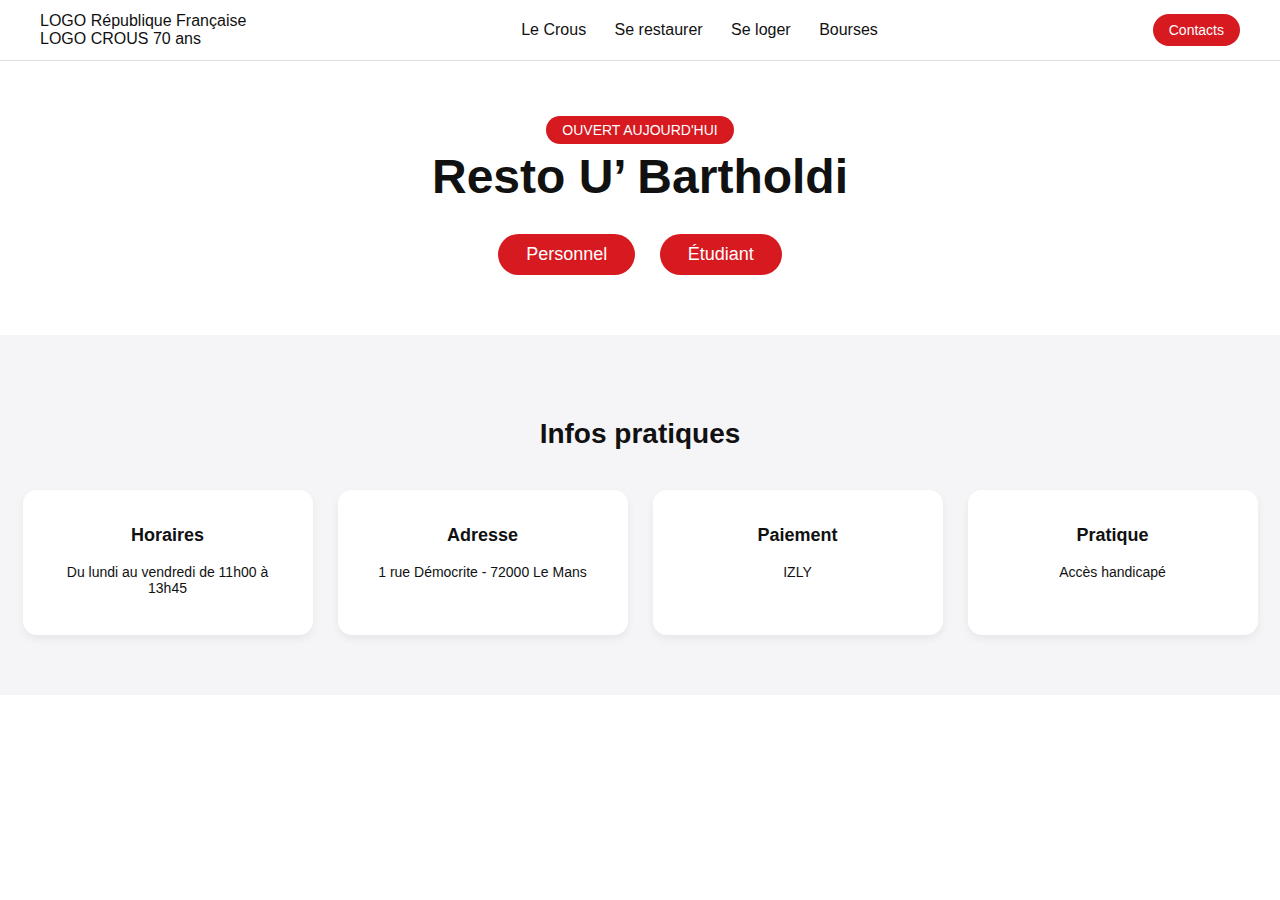
<file: index.html>
<!DOCTYPE html>
<html lang="fr">
<head>
    <meta charset="UTF-8">
    <meta name="viewport" content="width=device-width, initial-scale=1.0">
    <title>Resto U' Bartholdi</title>
    <link rel="stylesheet" href="PageAccueil.css">
</head>
<body>

<header class="topbar">
    <div class="logo-zone">
        <div class="gov-logo">LOGO République Française</div>
        <div class="crous-logo">LOGO CROUS 70 ans</div>
    </div>
    <nav>
        <a href="#">Le Crous</a>
        <a href="#">Se restaurer</a>
        <a href="#">Se loger</a>
        <a href="#">Bourses</a>
    </nav>
    <button class="contact-btn">Contacts</button>
</header>

<main>

    <section class="hero">
        <span class="status">OUVERT AUJOURD'HUI</span>
        <h1>Resto U’ Bartholdi</h1>

        <div class="role-buttons">
            <a href="#" class="btn">Personnel</a>
            <a href="#" class="btn">Étudiant</a>
        </div>
    </section>

    <section class="infos">
        <h2>Infos pratiques</h2>

        <div class="cards">

            <div class="card">
                <!-- IMAGE ICI -->
                <h3>Horaires</h3>
                <p>Du lundi au vendredi de 11h00 à 13h45</p>
            </div>

            <div class="card">
                <!-- IMAGE ICI -->
                <h3>Adresse</h3>
                <p>1 rue Démocrite - 72000 Le Mans</p>
            </div>

            <div class="card">
                <!-- IMAGE ICI -->
                <h3>Paiement</h3>
                <p>IZLY</p>
            </div>

            <div class="card">
                <!-- IMAGE ICI -->
                <h3>Pratique</h3>
                <p>Accès handicapé</p>
            </div>

        </div>
    </section>

</main>

</body>
</html>
</file>
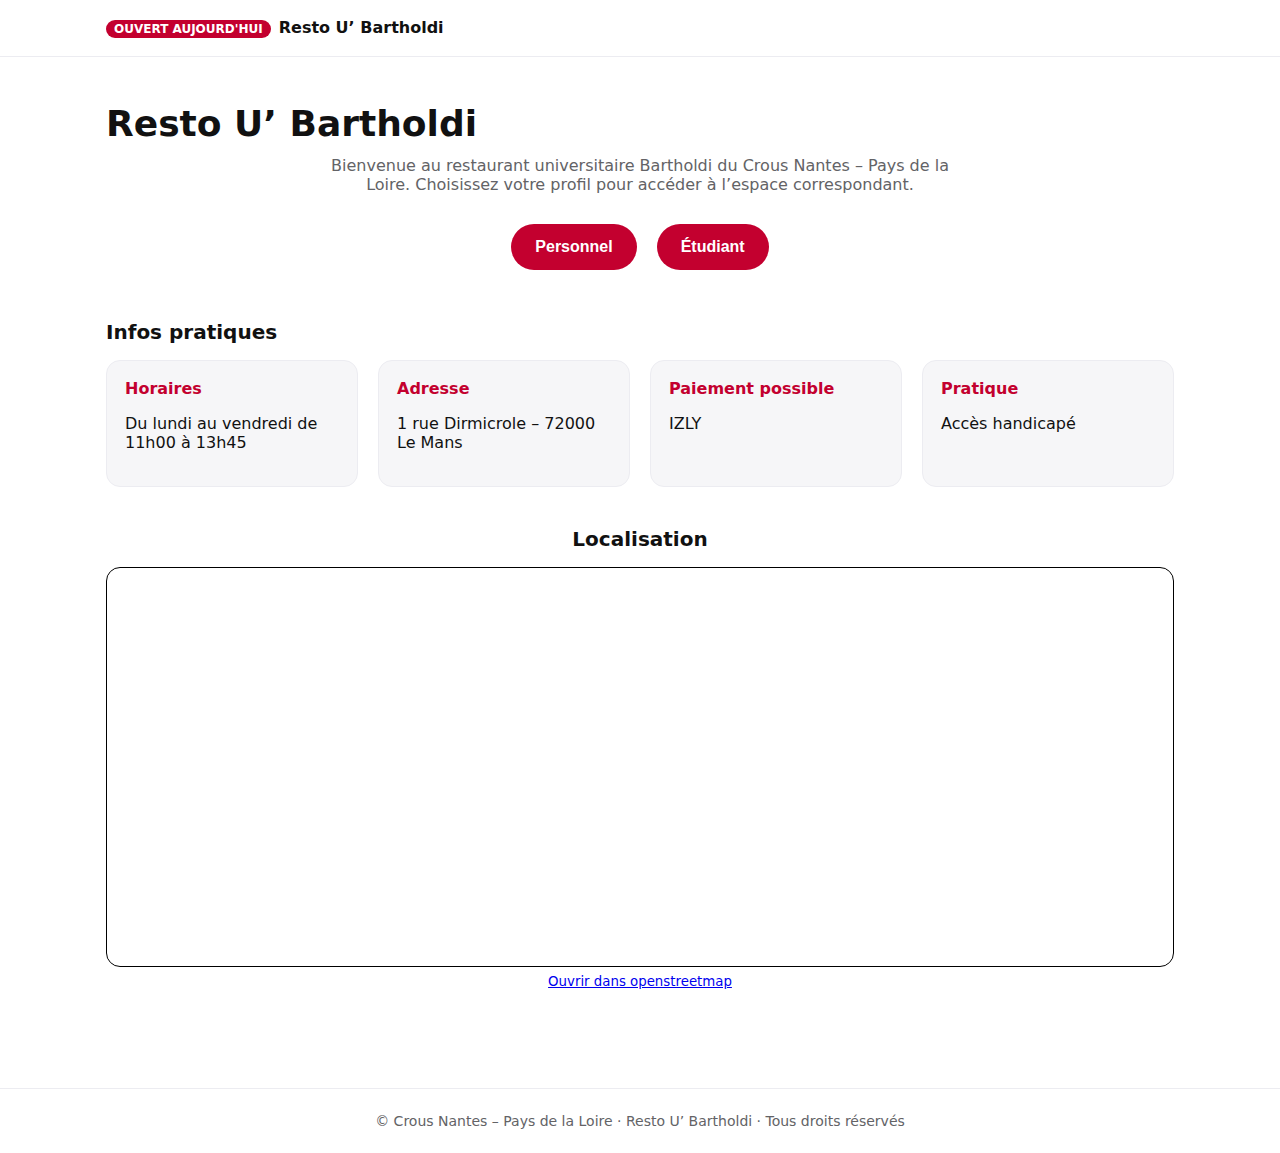
<file: accueil_resto_u_bartholdi.html>
<!DOCTYPE html>
<html lang="fr">
<head>
  <meta charset="utf-8" />
  <meta name="viewport" content="width=device-width, initial-scale=1" />
  <title>Resto U’ Bartholdi – Accueil</title>
  <style>
    :root {
      --rouge:#c3002f;--gris-100:#f6f6f8;--gris-200:#ececf1;--gris-600:#636366;--radius:14px;
    }
    *{box-sizing:border-box;}
    body { margin:0; font-family:system-ui,-apple-system,Segoe UI,Roboto,Helvetica,Arial; color:#111; background:white; }
    header { border-bottom:1px solid var(--gris-200); background:white; position:sticky; top:0; z-index:10; }
    .container { max-width:1100px; margin:0 auto; padding:18px 16px; }
    .brand { display:flex; align-items:baseline; gap:8px; font-weight:700; }
    .badge { background:var(--rouge); color:#fff; font-size:12px; border-radius:999px; padding:2px 8px; }
    h1 { font-size:clamp(24px,3vw,36px); margin:28px 0 12px; }

    .btns { display:flex; gap:20px; justify-content:center; margin:30px 0; }
    .btn { border:none; background:var(--rouge); color:#fff; padding:14px 24px; font-weight:600; font-size:16px; border-radius:999px; cursor:pointer; transition:.15s ease; }
    .btn:hover { transform:translateY(-1px); box-shadow:0 3px 10px rgba(0,0,0,.1); }

    section { margin-top:50px; }
    h2 { font-size:20px; margin-bottom:16px; }
    .info-grid { display:grid; grid-template-columns:repeat(auto-fit,minmax(220px,1fr)); gap:20px; }
    .info-card { background:var(--gris-100); border-radius:var(--radius); padding:18px; border:1px solid var(--gris-200); }
    .info-card h3 { margin:0 0 6px; font-size:16px; color:var(--rouge); }

    .map { margin-top:40px; text-align:center; }
    iframe { border:none; width:100%; height:400px; border-radius:var(--radius); }

    footer { margin-top:80px; border-top:1px solid var(--gris-200); background:#fff; text-align:center; padding:24px; font-size:14px; color:var(--gris-600); }
  </style>
</head>
<body>
  <header>
    <div class="container" style="display:flex;justify-content:space-between;align-items:center;gap:8px;">
      <div class="brand">
        <span class="badge">OUVERT AUJOURD'HUI</span>
        <span>Resto U’ Bartholdi</span>
      </div>
    </div>
  </header>

  <main class="container">
    <h1>Resto U’ Bartholdi</h1>
    <p style="text-align:center;max-width:650px;margin:auto;color:var(--gris-600)">Bienvenue au restaurant universitaire Bartholdi du Crous Nantes – Pays de la Loire. Choisissez votre profil pour accéder à l’espace correspondant.</p>

    <div class="btns">
      <button class="btn" onclick="location.href='formulaire_menu_resto_u_semaine.html'">Personnel</button>
      <button class="btn" onclick="location.href='etudiant_menu_reservation.html'">Étudiant</button>
    </div>

    <section>
      <h2>Infos pratiques</h2>
      <div class="info-grid">
        <div class="info-card">
          <h3>Horaires</h3>
          <p>Du lundi au vendredi de 11h00 à 13h45</p>
        </div>
        <div class="info-card">
          <h3>Adresse</h3>
          <p>1 rue Dirmicrole – 72000 Le Mans</p>
        </div>
        <div class="info-card">
          <h3>Paiement possible</h3>
          <p>IZLY</p>
        </div>
        <div class="info-card">
          <h3>Pratique</h3>
          <p>Accès handicapé</p>
        </div>
      </div>
    </section>

    <section class="map">
      <h2>Localisation</h2>
      <iframe width="425" height="350" src="https://www.openstreetmap.org/export/embed.html?bbox=0.15155553817749026%2C48.017040275757005%2C0.1559141278266907%2C48.018601167195555&amp;layer=mapnik&amp;marker=48.01782072738328%2C0.15373483300209045" style="border: 1px solid black"></iframe>
      <br/>
      <small><a href="https://www.openstreetmap.org/?mlat=48.017821&amp;mlon=0.153735#map=19/48.017821/0.153735">Ouvrir dans openstreetmap</a></small>
    </section>
  </main>

  <footer>
    © Crous Nantes – Pays de la Loire · Resto U’ Bartholdi · Tous droits réservés
  </footer>
</body>
</html>
</file>
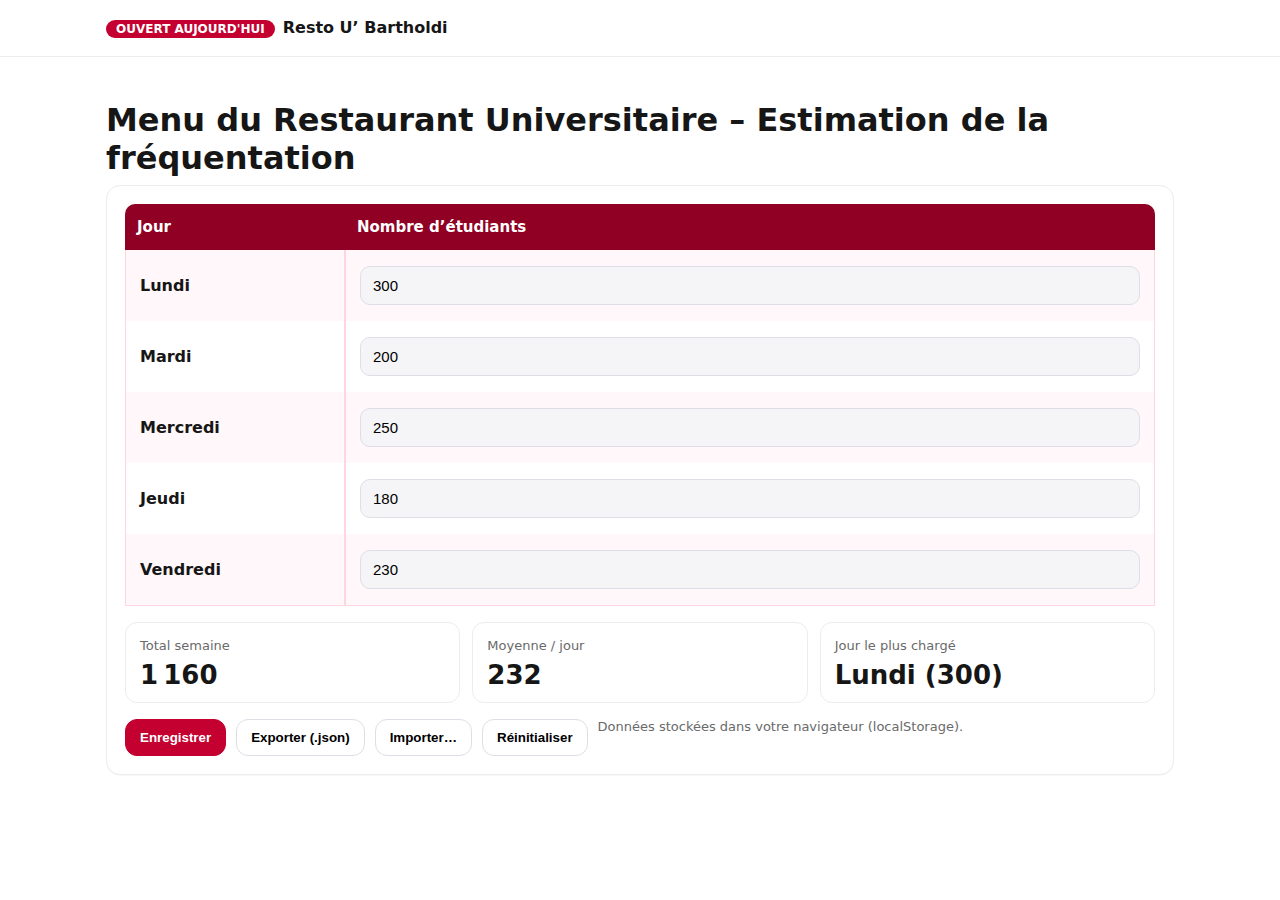
<file: estimation_frequentation_resto_u_semaine.html>
<!DOCTYPE html>
<html lang="fr">
<head>
  <meta charset="utf-8" />
  <meta name="viewport" content="width=device-width, initial-scale=1" />
  <title>Resto U' Bartholdi – Estimation de la fréquentation</title>
  <style>
    :root{
      --rouge:#c3002f;--rouge-10:#ffe6ec;--rouge-20:#ffd6df;--noir:#161616;--gris-50:#fafafa;--gris-100:#f5f5f7;--gris-200:#ececf1;--gris-300:#dedee6;--gris-600:#6a6a6a;--radius:14px
    }
    *{box-sizing:border-box}
    html,body{margin:0;font-family:system-ui,-apple-system,"Segoe UI",Roboto,Helvetica,Arial;color:var(--noir);background:white}
    header{border-bottom:1px solid var(--gris-200);background:white;position:sticky;top:0;z-index:10}
    .container{max-width:1100px;margin:0 auto;padding:18px 16px}
    .brand{display:flex;align-items:baseline;gap:8px;font-weight:700}
    .brand .badge{background:var(--rouge);color:#fff;padding:2px 10px;border-radius:999px;font-size:12px}
    h1{font-size:clamp(22px,3vw,32px);margin:26px 0 8px}
    h2{font-size:16px;color:var(--gris-600);margin:0 0 18px}

    .wrap{background:var(--rouge-10);border:1px solid var(--rouge-20);border-radius:var(--radius);padding:18px}
    .card{background:white;border:1px solid var(--gris-200);border-radius:var(--radius);box-shadow:0 1px 0 rgba(0,0,0,.03);}

    table{width:100%;border-collapse:separate;border-spacing:0}
    thead th{background:#8f0024;color:#fff;padding:14px 12px;font-size:15px;text-align:left;position:sticky;top:70px;z-index:2}
    thead th:first-child{border-top-left-radius:10px}
    thead th:last-child{border-top-right-radius:10px}
    tbody td{padding:16px 14px;border-left:1px solid var(--rouge-20);border-right:1px solid var(--rouge-20);}
    tbody tr{background:#fff}
    tbody tr:nth-child(odd){background:#fff7f9}
    tbody tr:last-child td{border-bottom:1px solid var(--rouge-20)}
    tbody td:first-child{font-weight:600;width:220px}

    input[type="number"]{width:100%;padding:10px 12px;border:1px solid var(--gris-300);border-radius:10px;background:var(--gris-100);font-size:15px}
    input[type="number"]:focus{outline:none;border-color:#8f0024;background:#fff;box-shadow:0 0 0 3px rgba(195,0,47,.15)}

    .toolbar{display:flex;flex-wrap:wrap;gap:10px;margin-top:16px}
    .btn{appearance:none;border:1px solid var(--gris-300);background:#fff;padding:10px 14px;border-radius:12px;font-weight:600;cursor:pointer;transition:.15s ease}
    .btn:hover{transform:translateY(-1px);box-shadow:0 2px 10px rgba(0,0,0,.06)}
    .btn-primary{background:var(--rouge);border-color:var(--rouge);color:#fff}
    .muted{color:var(--gris-600);font-size:13px}

    .kpis{display:grid;grid-template-columns:repeat(3,minmax(0,1fr));gap:12px;margin-top:16px}
    .kpi{background:#fff;border:1px solid var(--gris-200);border-radius:12px;padding:12px 14px}
    .kpi b{display:block;font-size:26px;margin-top:6px}

    @media(max-width:720px){.kpis{grid-template-columns:1fr}}
  </style>
</head>
<body>
  <header>
    <div class="container" style="display:flex;justify-content:space-between;align-items:center;gap:8px">
      <div class="brand"><span class="badge">OUVERT AUJOURD'HUI</span><span>Resto U’ Bartholdi</span></div>
    </div>
  </header>

  <main class="container">
    <h1>Menu du Restaurant Universitaire – Estimation de la fréquentation</h1>

    <section class="wrap card">
      <table id="freq-table" aria-describedby="legend">
        <thead>
          <tr>
            <th>Jour</th>
            <th>Nombre d’étudiants</th>
          </tr>
        </thead>
        <tbody id="tbody"></tbody>
      </table>

      <div class="kpis" aria-live="polite">
        <div class="kpi"><span class="muted">Total semaine</span><b id="kpi-total">0</b></div>
        <div class="kpi"><span class="muted">Moyenne / jour</span><b id="kpi-avg">0</b></div>
        <div class="kpi"><span class="muted">Jour le plus chargé</span><b id="kpi-max">—</b></div>
      </div>

      <div class="toolbar">
        <button class="btn btn-primary" id="save">Enregistrer</button>
        <button class="btn" id="export">Exporter (.json)</button>
        <button class="btn" id="import">Importer…</button>
        <button class="btn" id="reset">Réinitialiser</button>
        <input id="file" type="file" hidden accept="application/json" />
        <span class="muted" id="legend">Données stockées dans votre navigateur (localStorage).</span>
      </div>
    </section>
  </main>

  <script>
    const DAYS=["Lundi","Mardi","Mercredi","Jeudi","Vendredi"]; // ajoutez samedi/dimanche si besoin
    const STORAGE_KEY='restoU.freq.semaine';

    const tbody=document.getElementById('tbody');
    const totalEl=document.getElementById('kpi-total');
    const avgEl=document.getElementById('kpi-avg');
    const maxEl=document.getElementById('kpi-max');

    const saveBtn=document.getElementById('save');
    const exportBtn=document.getElementById('export');
    const importBtn=document.getElementById('import');
    const resetBtn=document.getElementById('reset');
    const file=document.getElementById('file');

    // Build rows
    tbody.innerHTML=DAYS.map(d=>`<tr><td>${d}</td><td><input type="number" min="0" step="1" name="${d}" placeholder="0" aria-label="${d} – nombre d'étudiants"></td></tr>`).join('');

    // hydrate
    const saved=load();
    if(saved){
      for(const [day,val] of Object.entries(saved)){
        const el=document.querySelector(`input[name="${day}"]`);
        if(el) el.value=val;
      }
    } else {
      // valeurs d'exemple de la maquette
      const defaults={Lundi:300,Mardi:200,Mercredi:250,Jeudi:180,Vendredi:230};
      for(const [day,val] of Object.entries(defaults)){
        const el=document.querySelector(`input[name="${day}"]`); if(el) el.value=val;
      }
    }

    recalc();

    tbody.addEventListener('input',recalc);
    saveBtn.addEventListener('click',()=>{ localStorage.setItem(STORAGE_KEY, JSON.stringify(readValues())); toast('Enregistré ✅'); });

    exportBtn.addEventListener('click',()=>{
      const payload=JSON.stringify(readValues(),null,2);
      const blob=new Blob([payload],{type:'application/json'});
      const url=URL.createObjectURL(blob);
      const a=document.createElement('a');
      a.href=url; a.download='frequentation_restoU.json'; a.click();
      URL.revokeObjectURL(url);
    });

    importBtn.addEventListener('click',()=>file.click());
    file.addEventListener('change',async(e)=>{
      const f=e.target.files?.[0]; if(!f) return;
      try{
        const text=await f.text();
        const obj=JSON.parse(text);
        for(const day of DAYS){
          const el=document.querySelector(`input[name="${day}"]`);
          if(el) el.value = Number(obj[day]||0);
        }
        recalc();
        toast('Importé 📥');
      }catch{ alert('Fichier invalide'); }
      file.value='';
    });

    resetBtn.addEventListener('click',()=>{
      if(!confirm('Réinitialiser les valeurs ?')) return;
      for(const day of DAYS){ const el=document.querySelector(`input[name="${day}"]`); if(el) el.value=''; }
      localStorage.removeItem(STORAGE_KEY); recalc();
    });

    function readValues(){
      const out={};
      for(const day of DAYS){ const el=document.querySelector(`input[name="${day}"]`); out[day]=Number(el?.value||0); }
      return out;
    }

    function load(){ try{ const raw=localStorage.getItem(STORAGE_KEY); return raw?JSON.parse(raw):null; }catch{return null} }

    function recalc(){
      const vals=readValues();
      const arr=Object.values(vals);
      const total=arr.reduce((a,b)=>a+(Number.isFinite(b)?b:0),0);
      const avg=Math.round(total/Math.max(1,DAYS.length));
      totalEl.textContent=total.toLocaleString('fr-FR');
      avgEl.textContent=avg.toLocaleString('fr-FR');
      // max day
      let maxDay='—', maxVal=-1; for(const [d,v] of Object.entries(vals)){ if(v>maxVal){ maxVal=v; maxDay=d+" ("+v.toLocaleString('fr-FR')+")"; } }
      maxEl.textContent=maxVal>=0?maxDay:'—';
    }

    function toast(msg){
      const t=document.createElement('div');
      t.textContent=msg; t.style.position='fixed'; t.style.left='50%'; t.style.bottom='24px'; t.style.transform='translateX(-50%)'; t.style.background='#111'; t.style.color='#fff'; t.style.padding='10px 14px'; t.style.borderRadius='999px'; t.style.boxShadow='0 10px 30px rgba(0,0,0,.15)'; t.style.zIndex='9999';
      document.body.appendChild(t); setTimeout(()=>t.remove(),1800);
    }
  </script>
</body>
</html>
</file>
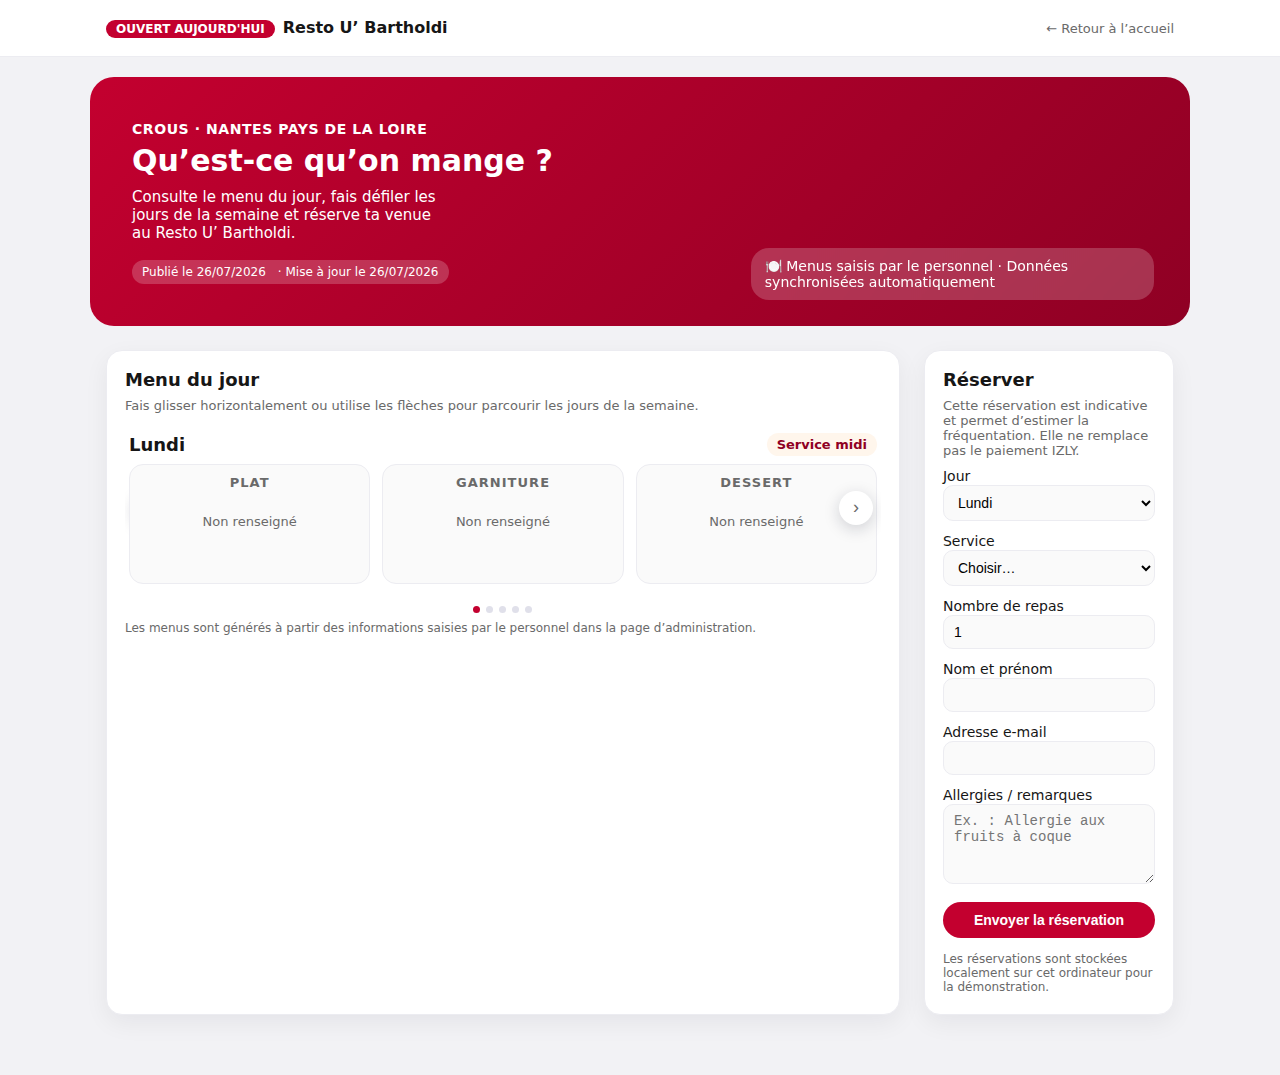
<file: etudiant_menu_reservation.html>
<!DOCTYPE html>
<html lang="fr">
<head>
  <meta charset="utf-8" />
  <meta name="viewport" content="width=device-width, initial-scale=1" />
  <title>Resto U’ Bartholdi – Menu étudiant & réservation</title>
  <style>
    :root{
      --rouge:#c3002f;--rouge-fonce:#8f0024;--orange:#ff8a3d;--beige:#fff6ec;--gris-50:#fafafa;--gris-100:#f5f5f7;--gris-200:#ececf1;--gris-600:#6a6a6a;--radius:16px;
    }
    *{box-sizing:border-box;margin:0;padding:0;}
    body{font-family:system-ui,-apple-system,"Segoe UI",Roboto,Helvetica,Arial;background:#f2f2f5;color:#161616;}

    header{background:white;border-bottom:1px solid var(--gris-200);position:sticky;top:0;z-index:20;}
    .container{max-width:1100px;margin:0 auto;padding:18px 16px;}
    .flex-between{display:flex;justify-content:space-between;align-items:center;gap:8px;}
    .brand{display:flex;align-items:baseline;gap:8px;font-weight:700;}
    .badge{background:var(--rouge);color:#fff;border-radius:999px;padding:2px 10px;font-size:12px;}

    .hero{margin-top:20px;border-radius:24px;background:linear-gradient(135deg,#c3002f,#8f0024);color:#fff;display:grid;grid-template-columns:3fr 2fr;gap:10px;overflow:hidden;position:relative;}
    .hero-main{padding:26px 26px 24px;}
    .hero-eyebrow{font-size:14px;font-weight:600;letter-spacing:0.04em;text-transform:uppercase;}
    .hero-title{font-size:30px;font-weight:800;margin-top:6px;}
    .hero-sub{margin-top:10px;font-size:15px;max-width:320px;}
    .hero-meta{margin-top:18px;font-size:12px;background:rgba(255,255,255,.2);display:inline-flex;gap:12px;border-radius:999px;padding:5px 10px;align-items:center;}

    .hero-side{display:flex;align-items:flex-end;justify-content:flex-end;padding:0 20px 8px 0;}
    .hero-badge{background:rgba(255,255,255,.2);border-radius:18px;padding:10px 14px;font-size:14px;backdrop-filter:blur(6px);}

    main{max-width:1100px;margin:24px auto 60px;padding:0 16px;}

    .layout{display:grid;grid-template-columns:3fr 2fr;gap:24px;margin-top:24px;}

    /* --------- CAROUSEL MENU --------- */
    .card{background:white;border-radius:var(--radius);border:1px solid var(--gris-200);box-shadow:0 8px 25px rgba(15,23,42,.06);padding:18px 18px 20px;}
    .card h2{font-size:18px;margin-bottom:8px;}
    .muted{color:var(--gris-600);font-size:13px;}

    .carousel{margin-top:14px;position:relative;overflow:hidden;}
    .track{display:flex;transition:transform .28s ease;}
    .slide{min-width:100%;padding:6px 4px 4px;}

    .slide-header{display:flex;justify-content:space-between;align-items:center;margin-bottom:8px;}
    .slide-header h3{font-size:18px;}
    .chip-day{font-size:13px;border-radius:999px;padding:4px 10px;background:var(--beige);color:var(--rouge-fonce);font-weight:600;}

    .menu-columns{display:grid;grid-template-columns:repeat(3,minmax(0,1fr));gap:12px;margin-top:8px;}
    .menu-block{background:var(--gris-50);border-radius:14px;padding:10px 12px;border:1px solid var(--gris-200);min-height:120px;}
    .menu-block h4{text-align:center;font-size:13px;text-transform:uppercase;letter-spacing:0.08em;color:var(--gris-600);margin-bottom:6px;}
    .menu-block ul{list-style:disc;margin-left:16px;font-size:14px;}
    .menu-block li+li{margin-top:3px;}
    .empty{color:var(--gris-600);text-align:center;font-size:13px;margin-top:24px;}

    .nav-btn{position:absolute;top:50%;transform:translateY(-50%);border:none;border-radius:999px;width:34px;height:34px;background:white;box-shadow:0 4px 16px rgba(15,23,42,.18);cursor:pointer;display:flex;align-items:center;justify-content:center;font-size:18px;color:var(--gris-600);}
    .nav-btn:hover{background:#f9fafb;}
    .nav-prev{left:8px;}
    .nav-next{right:8px;}

    .dots{margin-top:10px;text-align:center;}
    .dot{display:inline-block;width:7px;height:7px;border-radius:999px;background:#e0e0ea;margin:0 3px;cursor:pointer;}
    .dot.active{background:var(--rouge);}

    /* --------- FORMULAIRE RESA --------- */
    form{display:grid;gap:10px;margin-top:8px;}
    label{font-size:14px;font-weight:500;}
    input[type="text"],input[type="email"],input[type="number"],select,textarea{
      width:100%;padding:8px 10px;border-radius:10px;border:1px solid var(--gris-200);font-size:14px;background:var(--gris-50);
    }
    textarea{min-height:80px;resize:vertical;}
    input:focus,select:focus,textarea:focus{outline:none;border-color:var(--rouge);box-shadow:0 0 0 2px rgba(195,0,47,.18);background:white;}

    .btn-primary{margin-top:4px;border:none;border-radius:999px;padding:10px 16px;background:var(--rouge);color:white;font-weight:600;font-size:14px;cursor:pointer;}
    .btn-primary:hover{background:var(--rouge-fonce);}  
    .note{font-size:12px;color:var(--gris-600);margin-top:4px;}

    .alert{margin-top:8px;font-size:13px;padding:8px 10px;border-radius:10px;display:none;}
    .alert.ok{background:#ecfdf3;border:1px solid #22c55e33;color:#166534;}
    .alert.err{background:#fef2f2;border:1px solid #fecaca;color:#991b1b;}

    @media(max-width:880px){
      .hero{grid-template-columns:1fr;}
      .hero-side{justify-content:flex-start;padding-left:26px;}
      .layout{grid-template-columns:1fr;}
    }
  </style>
</head>
<body>
  <header>
    <div class="container flex-between">
      <div class="brand"><span class="badge">OUVERT AUJOURD'HUI</span><span>Resto U’ Bartholdi</span></div>
      <a href="index.html" style="font-size:13px;color:var(--gris-600);text-decoration:none;">← Retour à l’accueil</a>
    </div>
  </header>

  <div class="container hero">
    <div class="hero-main">
      <div class="hero-eyebrow">Crous · Nantes Pays de la Loire</div>
      <div class="hero-title">Qu’est‑ce qu’on mange ?</div>
      <p class="hero-sub">Consulte le menu du jour, fais défiler les jours de la semaine et réserve ta venue au Resto U’ Bartholdi.</p>
      <div class="hero-meta" id="meta-dates">
        <span>Publié le <span id="date-pub">—</span></span>
        <span>· Mise à jour le <span id="date-maj">—</span></span>
      </div>
    </div>
    <div class="hero-side">
      <div class="hero-badge">🍽️ Menus saisis par le personnel · Données synchronisées automatiquement</div>
    </div>
  </div>

  <main>
    <div class="layout">
      <!-- Bloc menu du jour -->
      <section class="card" aria-label="Menus de la semaine">
        <h2>Menu du jour</h2>
        <p class="muted">Fais glisser horizontalement ou utilise les flèches pour parcourir les jours de la semaine.</p>

        <div class="carousel" id="menu-carousel">
          <button class="nav-btn nav-prev" aria-label="Jour précédent">‹</button>
          <div class="track" id="track">
            <!-- slides générées par JS -->
          </div>
          <button class="nav-btn nav-next" aria-label="Jour suivant">›</button>
        </div>
        <div class="dots" id="dots"></div>
        <p class="note">Les menus sont générés à partir des informations saisies par le personnel dans la page d’administration.</p>
      </section>

      <!-- Bloc réservation -->
      <section class="card" aria-label="Réservation au restaurant universitaire">
        <h2>Réserver</h2>
        <p class="muted">Cette réservation est indicative et permet d’estimer la fréquentation. Elle ne remplace pas le paiement IZLY.</p>

        <form id="resa-form">
          <div>
            <label for="jour">Jour</label>
            <select id="jour" name="jour" required>
              <option value="">Choisir un jour…</option>
            </select>
          </div>
          <div>
            <label for="service">Service</label>
            <select id="service" name="service" required>
              <option value="">Choisir…</option>
              <option value="dejeuner">Déjeuner</option>
              <option value="diner">Dîner</option>
            </select>
          </div>
          <div>
            <label for="nb">Nombre de repas</label>
            <input type="number" id="nb" name="nb" min="1" max="2" value="1" required>
          </div>
          <div>
            <label for="nom">Nom et prénom</label>
            <input type="text" id="nom" name="nom" autocomplete="name" required>
          </div>
          <div>
            <label for="email">Adresse e‑mail</label>
            <input type="email" id="email" name="email" autocomplete="email" required>
          </div>
          <div>
            <label for="comment">Allergies / remarques</label>
            <textarea id="comment" name="comment" placeholder="Ex. : Allergie aux fruits à coque"></textarea>
          </div>
          <button type="submit" class="btn-primary">Envoyer la réservation</button>
          <p class="note">Les réservations sont stockées localement sur cet ordinateur pour la démonstration.</p>
          <div id="alert-ok" class="alert ok">Votre réservation a été enregistrée ✅</div>
          <div id="alert-err" class="alert err">Une erreur est survenue. Merci de vérifier le formulaire.</div>
        </form>
      </section>
    </div>
  </main>

  <script>
    const DAYS=["Lundi","Mardi","Mercredi","Jeudi","Vendredi"]; // même ordre que la page personnel
    const STORAGE_MENUS="restoU.menu.week"; // doit correspondre exactement à la clé utilisée côté personnel
    const STORAGE_RESA="restoU.reservations";

    // ---- utilitaires ----
    function loadMenus(){
      try{
        const raw=localStorage.getItem(STORAGE_MENUS);
        if(!raw) return null;
        const parsed=JSON.parse(raw);
        return parsed.data || null;
      }catch(e){return null;}
    }
    function splitItems(str){
      return (str||"").split(/[;\n]+/).map(s=>s.trim()).filter(Boolean);
    }

    // ---- génération des slides ----
    const track=document.getElementById('track');
    const dotsContainer=document.getElementById('dots');
    const menuData=loadMenus();

    let slidesHTML="";
    DAYS.forEach(day=>{
      const row=menuData?.[day] || {};
      const plats=splitItems(row.plat1);
      const garnitures=splitItems(row.plat2);
      const desserts=splitItems(row.plat3);

      function renderList(items){
        if(!items.length) return '<div class="empty">Non renseigné</div>';
        return '<ul>'+items.map(it=>`<li>${it}</li>`).join('')+'</ul>';
      }

      slidesHTML+=`
        <article class="slide" data-day="${day}">
          <div class="slide-header">
            <h3>${day}</h3>
            <span class="chip-day">Service midi</span>
          </div>
          <div class="menu-columns">
            <div class="menu-block">
              <h4>Plat</h4>
              ${renderList(plats)}
            </div>
            <div class="menu-block">
              <h4>Garniture</h4>
              ${renderList(garnitures)}
            </div>
            <div class="menu-block">
              <h4>Dessert</h4>
              ${renderList(desserts)}
            </div>
          </div>
        </article>`;
    });
    track.innerHTML=slidesHTML;

    // dots
    dotsContainer.innerHTML=DAYS.map((_,i)=>`<span class="dot${i===0?' active':''}" data-index="${i}"></span>`).join('');

    // ---- carousel interaction (flèches + drag souris/tactile) ----
    const prevBtn=document.querySelector('.nav-prev');
    const nextBtn=document.querySelector('.nav-next');
    const dots=[...document.querySelectorAll('.dot')];
    let currentIndex=0;
    let startX=null; let isDragging=false; let currentTranslate=0; let lastTranslate=0;

    function updateCarousel(){
      currentTranslate=-currentIndex*track.clientWidth;
      track.style.transform=`translateX(${currentTranslate}px)`;
      dots.forEach((d,i)=>d.classList.toggle('active',i===currentIndex));
      const selectJour=document.getElementById('jour');
      if(selectJour && !selectJour.value) selectJour.value=DAYS[currentIndex];
    }

    function goTo(index){
      const max=DAYS.length-1;
      currentIndex=Math.max(0,Math.min(max,index));
      updateCarousel();
    }

    prevBtn.addEventListener('click',()=>goTo(currentIndex-1));
    nextBtn.addEventListener('click',()=>goTo(currentIndex+1));
    dots.forEach(dot=>dot.addEventListener('click',()=>goTo(Number(dot.dataset.index))));

    // drag souris
    track.addEventListener('mousedown',e=>{
      isDragging=true; startX=e.clientX; lastTranslate=currentTranslate; track.style.transition='none';
    });
    window.addEventListener('mouseup',e=>{
      if(!isDragging) return; isDragging=false; track.style.transition='transform .28s ease';
      const diff=e.clientX-startX;
      if(Math.abs(diff)>50){ if(diff<0) goTo(currentIndex+1); else goTo(currentIndex-1);} else updateCarousel();
    });
    window.addEventListener('mousemove',e=>{
      if(!isDragging) return; const diff=e.clientX-startX; currentTranslate=lastTranslate+diff; track.style.transform=`translateX(${currentTranslate}px)`;});

    // drag tactile
    track.addEventListener('touchstart',e=>{isDragging=true; startX=e.touches[0].clientX; lastTranslate=currentTranslate; track.style.transition='none';});
    track.addEventListener('touchmove',e=>{if(!isDragging) return; const diff=e.touches[0].clientX-startX; currentTranslate=lastTranslate+diff; track.style.transform=`translateX(${currentTranslate}px)`;});
    track.addEventListener('touchend',e=>{if(!isDragging) return; isDragging=false; track.style.transition='transform .28s ease'; const diff=e.changedTouches[0].clientX-startX; if(Math.abs(diff)>50){ if(diff<0) goTo(currentIndex+1); else goTo(currentIndex-1);} else updateCarousel();});

    window.addEventListener('resize',updateCarousel);

    // ---- Pré-remplir le select jour du formulaire ----
    const selectJour=document.getElementById('jour');
    DAYS.forEach(d=>{
      const opt=document.createElement('option');
      opt.value=d; opt.textContent=d; selectJour.appendChild(opt);
    });

    // ---- dates affichées dans le bandeau (publi / maj) ----
    const pubEl=document.getElementById('date-pub');
    const majEl=document.getElementById('date-maj');
    const now=new Date();
    const formatter=new Intl.DateTimeFormat('fr-FR',{day:'2-digit',month:'2-digit',year:'numeric'});
    pubEl.textContent=formatter.format(now); // pour la démo on met aujourd'hui
    majEl.textContent=formatter.format(now);

    // ---- Formulaire de réservation (stockage local) ----
    const form=document.getElementById('resa-form');
    const okAlert=document.getElementById('alert-ok');
    const errAlert=document.getElementById('alert-err');

    function showAlert(el){ el.style.display='block'; setTimeout(()=>{el.style.display='none';},2500); }

    form.addEventListener('submit',e=>{
      e.preventDefault(); errAlert.style.display='none'; okAlert.style.display='none';
      if(!form.checkValidity()){errAlert.style.display='block';return;}
      const data=Object.fromEntries(new FormData(form).entries());
      data.date=new Date().toISOString();
      try{
        const existing=JSON.parse(localStorage.getItem(STORAGE_RESA)||'[]');
        existing.push(data);
        localStorage.setItem(STORAGE_RESA,JSON.stringify(existing));
        form.reset();
        // garder le jour courant sélectionné
        selectJour.value=DAYS[currentIndex];
        showAlert(okAlert);
      }catch(err){console.error(err);showAlert(errAlert);}  
    });

    // init affichage
    updateCarousel();
  </script>
</body>
</html>
</file>
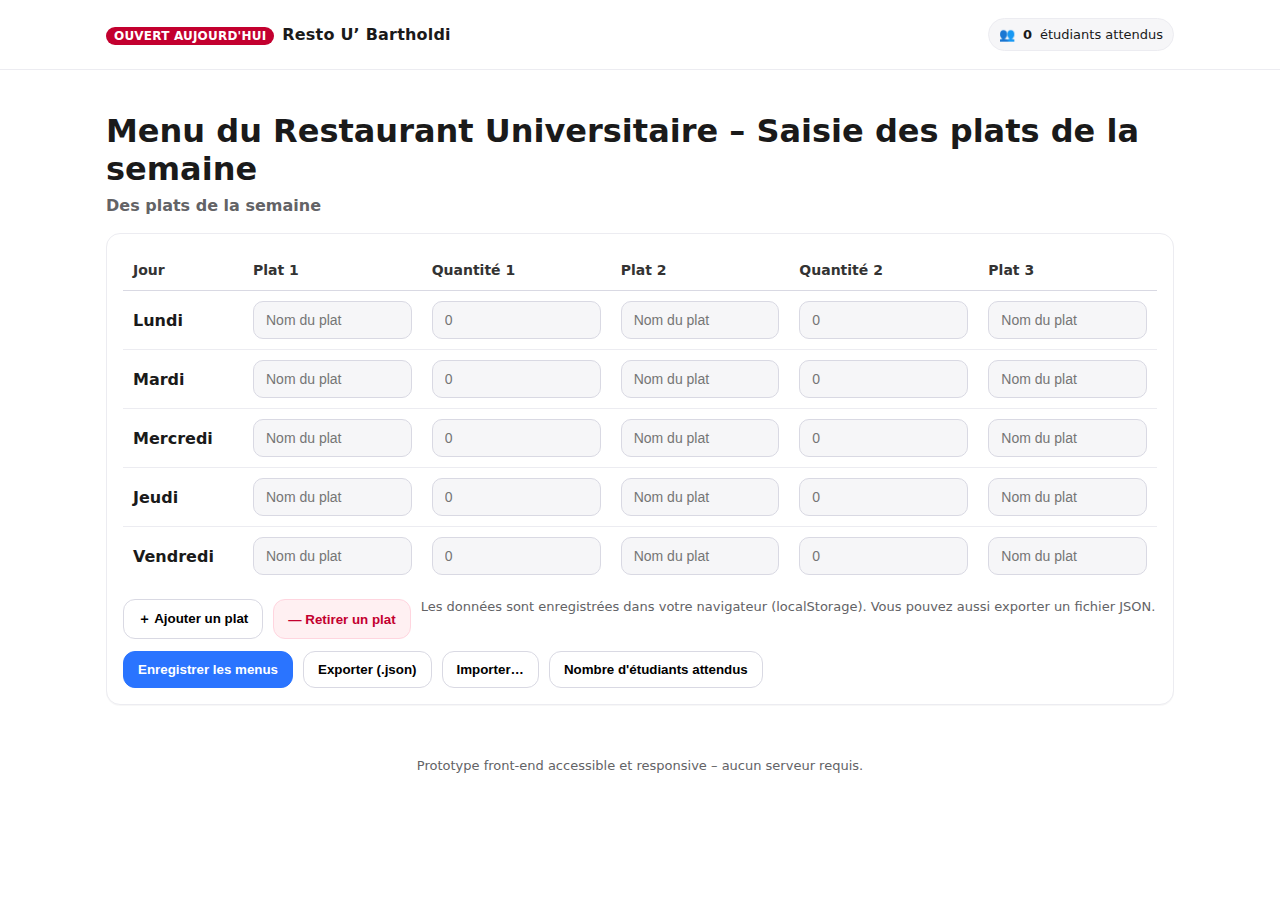
<file: formulaire_menu_resto_u_semaine.html>
<!DOCTYPE html>
<html lang="fr">
<head>
  <meta charset="utf-8" />
  <meta name="viewport" content="width=device-width, initial-scale=1" />
  <title>Resto U' Bartholdi – Saisie des menus</title>
  <style>
    :root {
      --rouge: #c3002f;
      --noir: #1a1a1a;
      --gris-100: #f6f6f8;
      --gris-200: #ececf1;
      --gris-300: #d9d9e3;
      --gris-600: #636366;
      --bleu: #2a74ff;
      --radius: 14px;
    }
    * { box-sizing: border-box; }
    body {
      margin: 0;
      font-family: system-ui, -apple-system, Segoe UI, Roboto, Helvetica, Arial, "Apple Color Emoji", "Segoe UI Emoji";
      color: var(--noir);
      background: white;
    }
    header {
      border-bottom: 1px solid var(--gris-200);
      background: white;
      position: sticky;
      top: 0;
      z-index: 10;
    }
    .container { max-width: 1100px; margin: 0 auto; padding: 18px 16px; }
    .brand {
      display: flex; align-items: baseline; gap: 8px; font-weight: 700; letter-spacing: 0.2px;
    }
    .brand .badge { background: var(--rouge); color: #fff; font-size: 12px; border-radius: 999px; padding: 2px 8px; }
    h1 { font-size: clamp(22px, 3vw, 32px); margin: 24px 0 8px; }
    h2 { font-size: 16px; font-weight: 600; color: var(--gris-600); margin: 0 0 18px; }

    /* Table */
    .card { background: #fff; border: 1px solid var(--gris-200); border-radius: var(--radius); box-shadow: 0 1px 0 rgba(0,0,0,.03); padding: 16px; }
    table { width: 100%; border-collapse: separate; border-spacing: 0; }
    thead th {
      position: sticky; top: 0; background: #fff; z-index: 1;
      font-size: 14px; text-align: left; color: #333; border-bottom: 1px solid var(--gris-300);
      padding: 12px 10px;
    }
    tbody td { padding: 10px; border-bottom: 1px solid var(--gris-200); }
    tbody tr:last-child td { border-bottom: none; }
    tbody td:first-child, thead th:first-child { font-weight: 600; width: 120px; }

    input[type="text"], input[type="number"], input[type="search"] {
      width: 100%; padding: 10px 12px; border: 1px solid var(--gris-300); border-radius: 10px; font-size: 14px; outline: none; background: var(--gris-100);
    }
    input:focus { border-color: var(--bleu); background: #fff; box-shadow: 0 0 0 3px rgba(42,116,255,.12); }

    .toolbar { display: flex; flex-wrap: wrap; gap: 10px; margin: 14px 0 0; }
    .btn {
      appearance: none; border: 1px solid var(--gris-300); background: #fff; padding: 10px 14px; border-radius: 12px; font-weight: 600; cursor: pointer; transition: .15s ease; display: inline-flex; align-items: center; gap: 8px;
    }
    .btn:hover { transform: translateY(-1px); box-shadow: 0 2px 10px rgba(0,0,0,.06); }
    .btn:active { transform: translateY(0); box-shadow: none; }
    .btn-primary { background: var(--bleu); color: #fff; border-color: var(--bleu); }
    .btn-danger { background: #fff0f2; color: var(--rouge); border-color: #ffd5df; }

    .chips { display: inline-flex; align-items: center; gap: 8px; padding: 8px 10px; background: var(--gris-100); border: 1px solid var(--gris-200); border-radius: 999px; font-size: 13px; }

    .footer-cta { display: grid; place-items: center; padding: 40px 0 70px; }
    .muted { color: var(--gris-600); font-size: 13px; }

    @media (max-width: 860px){
      tbody td:first-child, thead th:first-child { position: sticky; left: 0; background: #fff; z-index: 2; }
      table { overflow: auto; display: block; }
    }
  </style>
</head>
<body>
  <header>
    <div class="container" style="display:flex;justify-content:space-between;align-items:center;gap:8px;">
      <div class="brand">
        <span class="badge">OUVERT AUJOURD'HUI</span>
        <span>Resto U’ Bartholdi</span>
      </div>
      <div class="chips" id="chips-etudiants" title="Nombre d'étudiants attendu pour la semaine">
        👥 <strong id="etudiants-count">0</strong> étudiants attendus
      </div>
    </div>
  </header>

  <main class="container">
    <h1>Menu du Restaurant Universitaire – Saisie des plats de la semaine</h1>
    <h2>Des plats de la semaine</h2>

    <section class="card">
      <div style="overflow:auto">
        <table id="menu-table" aria-describedby="notice">
          <thead id="thead">
            <tr>
              <th>Jour</th>
              <th>Plat 1</th>
              <th>Quantité 1</th>
              <th>Plat 2</th>
              <th>Quantité 2</th>
              <th>Plat 3</th>
            </tr>
          </thead>
          <tbody id="tbody">
            <!-- Lignes insérées par JS -->
          </tbody>
        </table>
      </div>

      <div class="toolbar">
        <button class="btn" id="add-plat">＋ Ajouter un plat</button>
        <button class="btn btn-danger" id="remove-plat" title="Supprimer la dernière paire Plat/Quantité">— Retirer un plat</button>
        <span class="muted" id="notice">Les données sont enregistrées dans votre navigateur (localStorage). Vous pouvez aussi exporter un fichier JSON.</span>
      </div>

      <div class="toolbar" style="margin-top:12px">
        <button class="btn btn-primary" id="save">Enregistrer les menus</button>
        <button class="btn" id="export">Exporter (.json)</button>
        <button class="btn" id="import">Importer…</button>
        <input type="file" id="file-input" accept="application/json" hidden />
        <button class="btn" onclick="location.href='estimation_frequentation_resto_u_semaine.html'">Nombre d'étudiants attendus</button>
      </div>
    </section>

    <div class="footer-cta">
      <p class="muted">Prototype front‑end accessible et responsive – aucun serveur requis.</p>
    </div>
  </main>

  <script>
    const DAYS = ["Lundi", "Mardi", "Mercredi", "Jeudi", "Vendredi"]; // ajustez si besoin
    const STORAGE_KEY = "restoU.menu.week";
    const STORAGE_N_STUDENTS = "restoU.menu.students";

    const thead = document.getElementById('thead');
    const tbody = document.getElementById('tbody');
    const addBtn = document.getElementById('add-plat');
    const removeBtn = document.getElementById('remove-plat');
    const saveBtn = document.getElementById('save');
    const exportBtn = document.getElementById('export');
    const importBtn = document.getElementById('import');
    const fileInput = document.getElementById('file-input');
    const studentsCount = document.getElementById('etudiants-count');

    // ----- construction du tableau -----
    let platPairs = 3; // nombre de colonnes "Plat" visibles (1 paire = Plat + Quantité, sauf la 1ère qui a déjà sa Quantité 1)
    buildTable();

    function buildTable(){
      // En-têtes
      const headerRow = ["Jour"]; // on repart de zéro
      for(let i=1;i<=platPairs;i++){
        headerRow.push(`Plat ${i}`);
        if(i !== platPairs || i === 1) { // afficher Quantité pour tous sauf la dernière si on veut se caler sur maquette
          headerRow.push(`Quantité ${i}`);
        }
      }
      thead.innerHTML = `<tr>${headerRow.map(h=>`<th>${h}</th>`).join('')}</tr>`;

      // Corps
      tbody.innerHTML = DAYS.map(day => {
        let cells = [`<td>${day}</td>`];
        for(let i=1;i<=platPairs;i++){
          cells.push(`<td><input type="text" inputmode="text" name="${day}-plat-${i}" placeholder="Nom du plat" aria-label="${day} plat ${i}"></td>`);
          if(i !== platPairs || i === 1){
            cells.push(`<td><input type="number" min="0" step="1" name="${day}-qte-${i}" placeholder="0" aria-label="${day} quantité ${i}"></td>`);
          }
        }
        return `<tr data-day="${day}">${cells.join('')}</tr>`;
      }).join('');

      // recharger données si existantes
      const saved = load();
      if(saved){
        for(const day of DAYS){
          const row = saved[day] || {};
          for(let i=1;i<=platPairs;i++){
            const platInput = document.querySelector(`input[name="${day}-plat-${i}"]`);
            if(platInput && row[`plat${i}`] !== undefined) platInput.value = row[`plat${i}`] ?? '';
            const qteInput = document.querySelector(`input[name="${day}-qte-${i}"]`);
            if(qteInput && row[`qte${i}`] !== undefined) qteInput.value = row[`qte${i}`] ?? '';
          }
        }
      }
    }

    // ----- actions -----
    addBtn.addEventListener('click', () => {
      platPairs = Math.min(6, platPairs + 1); // limite raisonnable
      buildTable();
    });

    removeBtn.addEventListener('click', () => {
      platPairs = Math.max(1, platPairs - 1);
      buildTable();
    });

    saveBtn.addEventListener('click', () => {
      const data = {};
      for(const day of DAYS){
        data[day] = {};
        for(let i=1;i<=platPairs;i++){
          const plat = document.querySelector(`input[name="${day}-plat-${i}"]`)?.value?.trim() || '';
          const qteEl = document.querySelector(`input[name="${day}-qte-${i}"]`);
          const qte = qteEl ? Number(qteEl.value || 0) : undefined;
          data[day][`plat${i}`] = plat;
          if(qteEl) data[day][`qte${i}`] = isFinite(qte) && qte >= 0 ? qte : 0;
        }
      }
      localStorage.setItem(STORAGE_KEY, JSON.stringify({ platPairs, data }));
      toast("Menus enregistrés ✅");
    });

    exportBtn.addEventListener('click', () => {
      const payload = localStorage.getItem(STORAGE_KEY) || JSON.stringify({ platPairs, data: {} });
      const blob = new Blob([payload], { type: 'application/json' });
      const url = URL.createObjectURL(blob);
      const a = document.createElement('a');
      a.href = url; a.download = 'menus_restoU.json'; a.click();
      URL.revokeObjectURL(url);
    });

    importBtn.addEventListener('click', ()=> fileInput.click());

    fileInput.addEventListener('change', async (e) => {
      const file = e.target.files?.[0];
      if(!file) return;
      const text = await file.text();
      try {
        const parsed = JSON.parse(text);
        if(parsed.platPairs) platPairs = Math.max(1, Math.min(6, Number(parsed.platPairs)));
        localStorage.setItem(STORAGE_KEY, JSON.stringify(parsed));
        buildTable();
        toast('Menus importés 📥');
      } catch(err){
        alert("Fichier invalide");
      } finally {
        fileInput.value = '';
      }
    });



    function updateStudentsChip(){
      const n = Number(localStorage.getItem(STORAGE_N_STUDENTS) || 0);
      studentsCount.textContent = n;
    }

    function load(){
      try {
        const raw = localStorage.getItem(STORAGE_KEY);
        if(!raw) return null;
        const parsed = JSON.parse(raw);
        if(typeof parsed.platPairs === 'number') platPairs = Math.max(1, Math.min(6, parsed.platPairs));
        return parsed.data || null;
      } catch { return null; }
    }

    // mini-toast
    function toast(msg){
      const t = document.createElement('div');
      t.textContent = msg;
      t.style.position = 'fixed';
      t.style.left = '50%';
      t.style.bottom = '24px';
      t.style.transform = 'translateX(-50%)';
      t.style.background = '#111';
      t.style.color = '#fff';
      t.style.padding = '10px 14px';
      t.style.borderRadius = '999px';
      t.style.boxShadow = '0 10px 30px rgba(0,0,0,.15)';
      t.style.zIndex = '9999';
      document.body.appendChild(t);
      setTimeout(()=> t.remove(), 1800);
    }

    // init
    updateStudentsChip();
  </script>
</body>
</html>
</file>
<file: PageAccueil.css>
body {
    margin: 0;
    font-family: Arial, sans-serif;
    color: #111;
    background: white;
}

/* HEADER */
.topbar {
    display: flex;
    align-items: center;
    justify-content: space-between;
    padding: 12px 40px;
    border-bottom: 1px solid #ddd;
    background: white;
}

.topbar nav a {
    margin: 0 12px;
    text-decoration: none;
    color: #111;
    font-weight: 500;
}

.contact-btn {
    background: #d71920;
    border: none;
    padding: 8px 16px;
    color: white;
    border-radius: 25px;
    cursor: pointer;
    font-size: 14px;
}

/* SECTION PRINCIPALE */
.hero {
    text-align: center;
    padding: 60px 20px;
}

.hero .status {
    background: #d71920;
    color: white;
    padding: 6px 16px;
    border-radius: 50px;
    font-size: 14px;
}

.hero h1 {
    font-size: 48px;
    margin-top: 10px;
    margin-bottom: 30px;
    font-weight: 700;
}

.role-buttons .btn {
    display: inline-block;
    background: #d71920;
    color: white;
    padding: 10px 28px;
    border-radius: 25px;
    margin: 0 10px;
    text-decoration: none;
    font-size: 18px;
    transition: 0.2s;
}

.role-buttons .btn:hover {
    background: #b8141a;
}

/* INFOS PRATIQUES */
.infos {
    background: #f5f5f7;
    text-align: center;
    padding: 60px 20px;
}

.infos h2 {
    margin-bottom: 40px;
    font-size: 28px;
    font-weight: 600;
}

.cards {
    display: flex;
    justify-content: center;
    flex-wrap: wrap;
    gap: 25px;
}

.card {
    background: white;
    padding: 25px;
    border-radius: 14px;
    width: 240px;
    box-shadow: 0 4px 8px rgba(0,0,0,0.06);
    text-align: center;
}

.card h3 {
    margin-top: 10px;
    font-size: 18px;
}

.card p {
    font-size: 14px;
    margin-top: 5px;
}

/* RESPONSIVE */
@media(max-width: 768px) {
    .topbar {
        flex-direction: column;
        gap: 10px;
    }

    .hero h1 {
        font-size: 36px;
    }

    .cards {
        flex-direction: column;
        align-items: center;
    }
}
</file>
